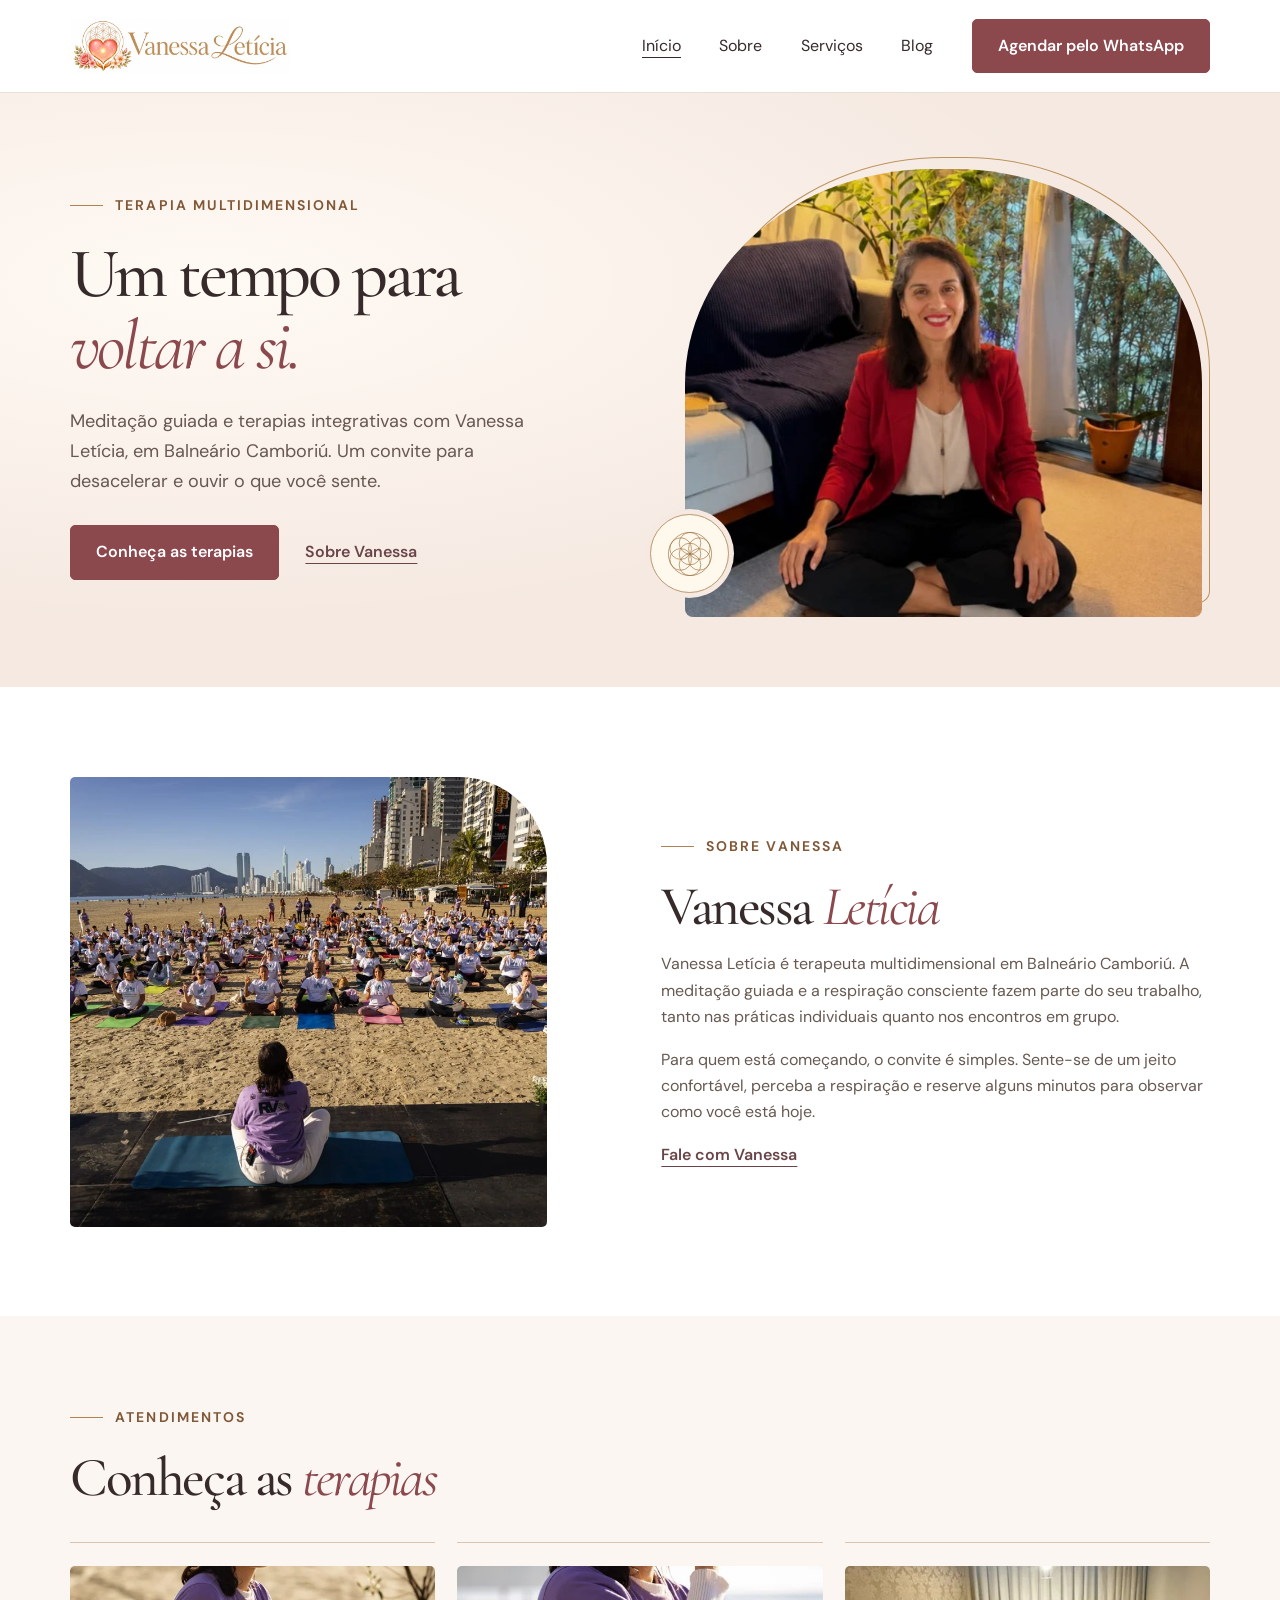
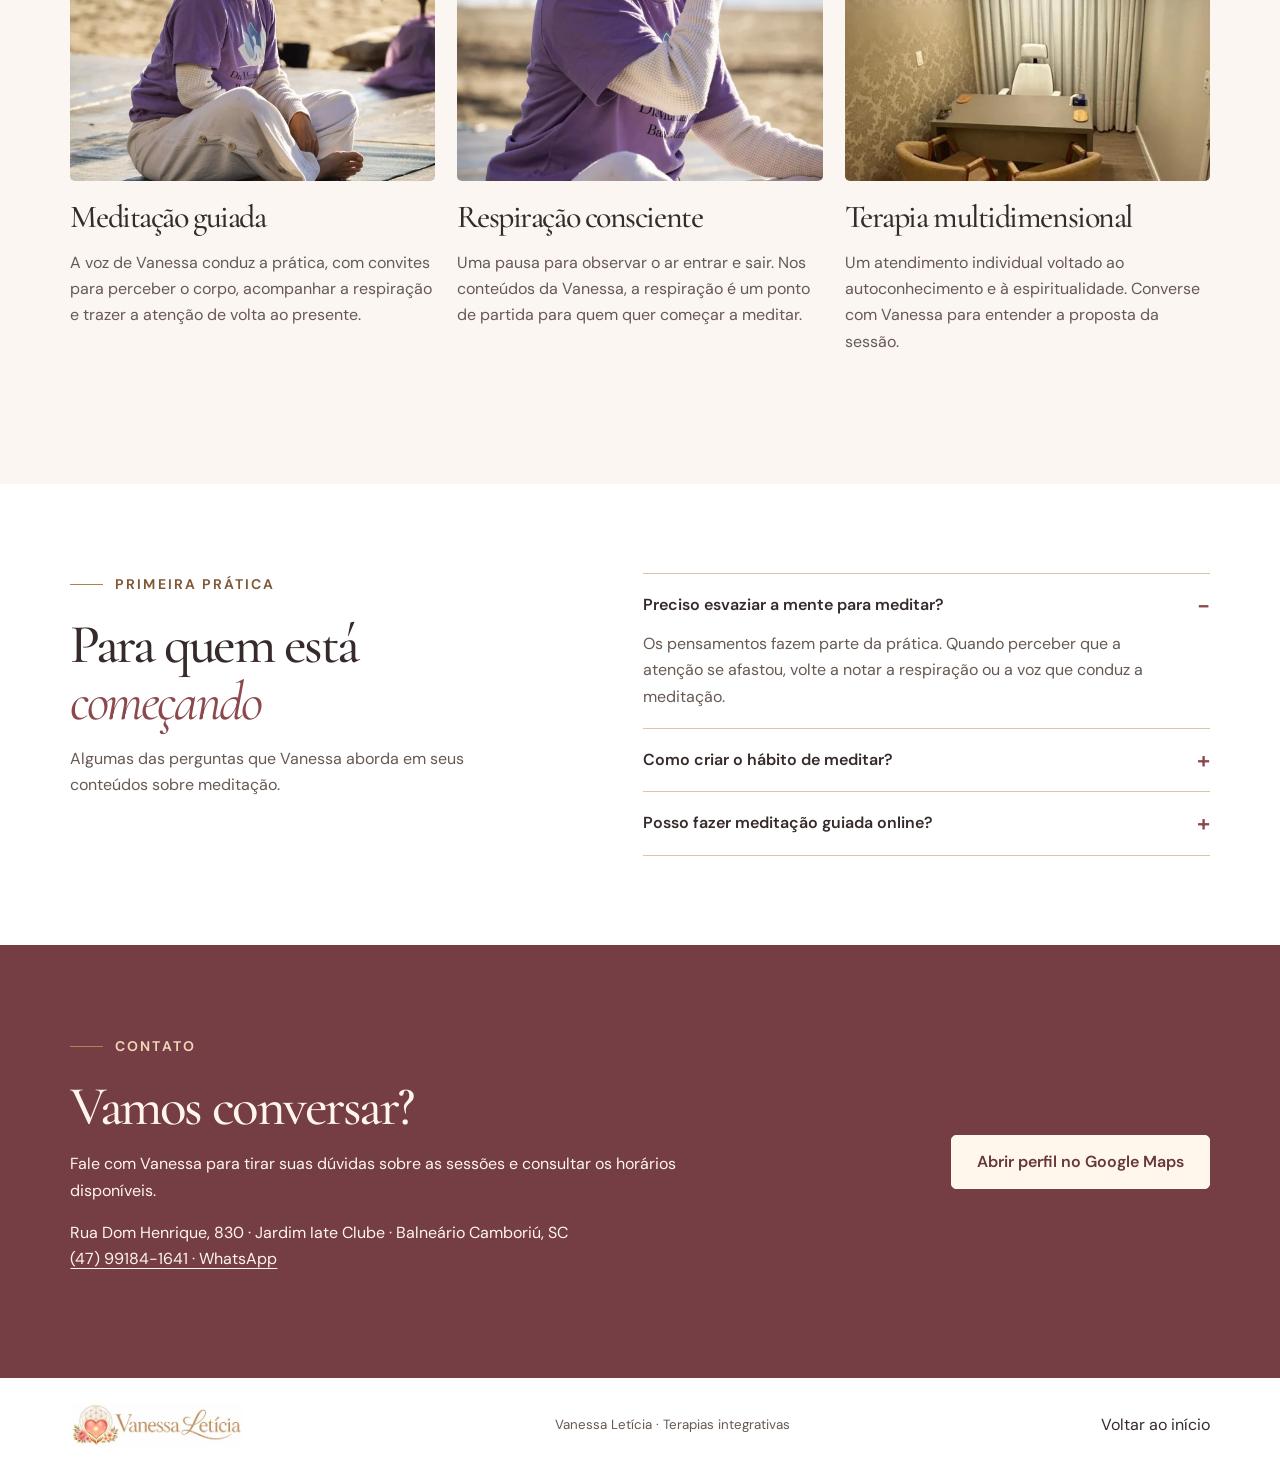
<file: index.html>
<!doctype html>
<html lang="pt-BR"><head>
<script async src="https://www.googletagmanager.com/gtm.js?id=GTM-5HW5SD87"></script>
<script> window.dataLayer = window.dataLayer || []; function gtag(){dataLayer.push(arguments);} gtag('js', new Date()); </script>
<meta charset="utf-8"><meta name="viewport" content="width=device-width,initial-scale=1"><meta name="theme-color" content="#8b494e"><title>Vanessa Letícia | Terapia Multidimensional</title><meta name="description" content="Conheça Vanessa Letícia, seu trabalho com terapias integrativas e os canais de contato para consultar os atendimentos."><link rel="preconnect" href="https://fonts.googleapis.com"><link rel="preconnect" href="https://fonts.gstatic.com" crossorigin><link href="https://fonts.googleapis.com/css2?family=Cormorant+Garamond:ital,wght@0,400;0,500;0,600;1,400;1,500&family=DM+Sans:wght@400;500;600;650&display=swap" rel="stylesheet"><link rel="stylesheet" href="style.css"><link rel="stylesheet" href="paginas.css"></head>
<body><header id="inicio"><div class="wrap"><a class="brand" href="index.html" aria-label="Vanessa Letícia, início"><img src="img/logo.jpg" alt="Vanessa Letícia"></a><button type="button" class="menu" aria-expanded="false" aria-controls="nav">Menu</button><nav class="nav" id="nav" aria-label="Principal"><a href="index.html" aria-current="page">Início</a><a href="sobre.html">Sobre</a><a href="servicos.html">Serviços</a><a href="blog.html">Blog</a><a class="btn" href="https://wa.me/5547991841641">Agendar pelo WhatsApp</a></nav></div></header>
<main><section class="hero" aria-labelledby="titulo"><div class="wrap hero-grid"><div><p class="kicker">Terapia multidimensional</p><h1 id="titulo">Um tempo para<br><em>voltar a si.</em></h1><p class="intro">Meditação guiada e terapias integrativas com Vanessa Letícia, em Balneário Camboriú. Um convite para desacelerar e ouvir o que você sente.</p><div class="actions"><a class="btn" href="servicos.html">Conheça as terapias</a><a class="textlink" href="sobre.html">Sobre Vanessa</a></div></div><figure class="photo"><img src="img/hero.webp" alt="Vanessa Letícia sentada no espaço de atendimento" fetchpriority="high"><span class="seal" aria-hidden="true"><svg viewBox="0 0 100 100" fill="none" stroke="currentColor" stroke-width="1.2"><circle cx="50" cy="50" r="40"/><circle cx="50" cy="50" r="20"/><circle cx="50" cy="30" r="20"/><circle cx="67.32" cy="40" r="20"/><circle cx="67.32" cy="60" r="20"/><circle cx="50" cy="70" r="20"/><circle cx="32.68" cy="60" r="20"/><circle cx="32.68" cy="40" r="20"/></svg></span></figure></div></section>
<section id="sobre" class="wrap chapter about"><figure><img loading="lazy" src="img/praia.webp" alt="Vanessa orientando uma meditação coletiva na praia"></figure><article><p class="kicker">Sobre Vanessa</p><h2>Vanessa <em>Letícia</em></h2><div class="copy"><p>Vanessa Letícia é terapeuta multidimensional em Balneário Camboriú. A meditação guiada e a respiração consciente fazem parte do seu trabalho, tanto nas práticas individuais quanto nos encontros em grupo.</p><p>Para quem está começando, o convite é simples. Sente-se de um jeito confortável, perceba a respiração e reserve alguns minutos para observar como você está hoje.</p></div><a class="textlink" href="#contato">Fale com Vanessa</a></article></section>
<section class="therapy chapter" id="terapias"><div class="wrap"><div class="sectionhead"><p class="kicker">Atendimentos</p><h2>Conheça as <em>terapias</em></h2></div><div class="cards"><article class="card"><img class="cardPhoto" loading="lazy" src="img/sobre.webp" alt="Vanessa em uma prática à beira-mar"><h3>Meditação guiada</h3><p>A voz de Vanessa conduz a prática, com convites para perceber o corpo, acompanhar a respiração e trazer a atenção de volta ao presente.</p></article><article class="card"><img class="cardPhoto" loading="lazy" src="img/respiracao.webp" alt="Prática de respiração na praia"><h3>Respiração consciente</h3><p>Uma pausa para observar o ar entrar e sair. Nos conteúdos da Vanessa, a respiração é um ponto de partida para quem quer começar a meditar.</p></article><article class="card"><img class="cardPhoto" loading="lazy" src="img/espaco.webp" alt="Sala de atendimento com maca e iluminação suave"><h3>Terapia multidimensional</h3><p>Um atendimento individual voltado ao autoconhecimento e à espiritualidade. Converse com Vanessa para entender a proposta da sessão.</p></article></div></div></section>
<section class="chapter guide"><div class="wrap guidegrid"><div><p class="kicker">Primeira prática</p><h2>Para quem está <em>começando</em></h2><p class="copy">Algumas das perguntas que Vanessa aborda em seus conteúdos sobre meditação.</p></div><div class="questions"><details open><summary>Preciso esvaziar a mente para meditar?</summary><p>Os pensamentos fazem parte da prática. Quando perceber que a atenção se afastou, volte a notar a respiração ou a voz que conduz a meditação.</p></details><details><summary>Como criar o hábito de meditar?</summary><p>Escolha um momento que já faça parte da sua rotina, como depois de acordar. Comece com poucos minutos numa posição confortável e encontre uma duração que funcione para você.</p></details><details><summary>Posso fazer meditação guiada online?</summary><p>Vanessa apresenta práticas presenciais e online. Entre em contato para conversar sobre o formato e consultar a disponibilidade.</p></details></div></div></section>
<section class="contact chapter" id="contato"><div class="wrap"><div><p class="kicker">Contato</p><h2>Vamos conversar?</h2><p>Fale com Vanessa para tirar suas dúvidas sobre as sessões e consultar os horários disponíveis.</p><p>Rua Dom Henrique, 830 · Jardim Iate Clube · Balneário Camboriú, SC<br><a href="https://wa.me/5547991841641">(47) 99184-1641 · WhatsApp</a></p></div><div><a class="btn" href="https://maps.app.goo.gl/eYk8zkdPehcrUNMj8" target="_blank" rel="noopener">Abrir perfil no Google Maps</a></div></div></section></main>
<footer><div class="wrap"><a href="#inicio" aria-label="Voltar ao início"><img src="img/logo.jpg" alt="Vanessa Letícia" loading="lazy"></a><small>Vanessa Letícia · Terapias integrativas</small><a href="#inicio">Voltar ao início</a></div></footer>
<script>const menu=document.querySelector('.menu'),nav=document.querySelector('.nav');function toggle(open){menu.setAttribute('aria-expanded',String(open));nav.classList.toggle('open',open)}menu.addEventListener('click',()=>toggle(menu.getAttribute('aria-expanded')==='false'));nav.addEventListener('click',()=>toggle(false));document.addEventListener('keydown',event=>{if(event.key==='Escape'&&menu.getAttribute('aria-expanded')==='true'){toggle(false);menu.focus()}});</script></body></html>
</file>
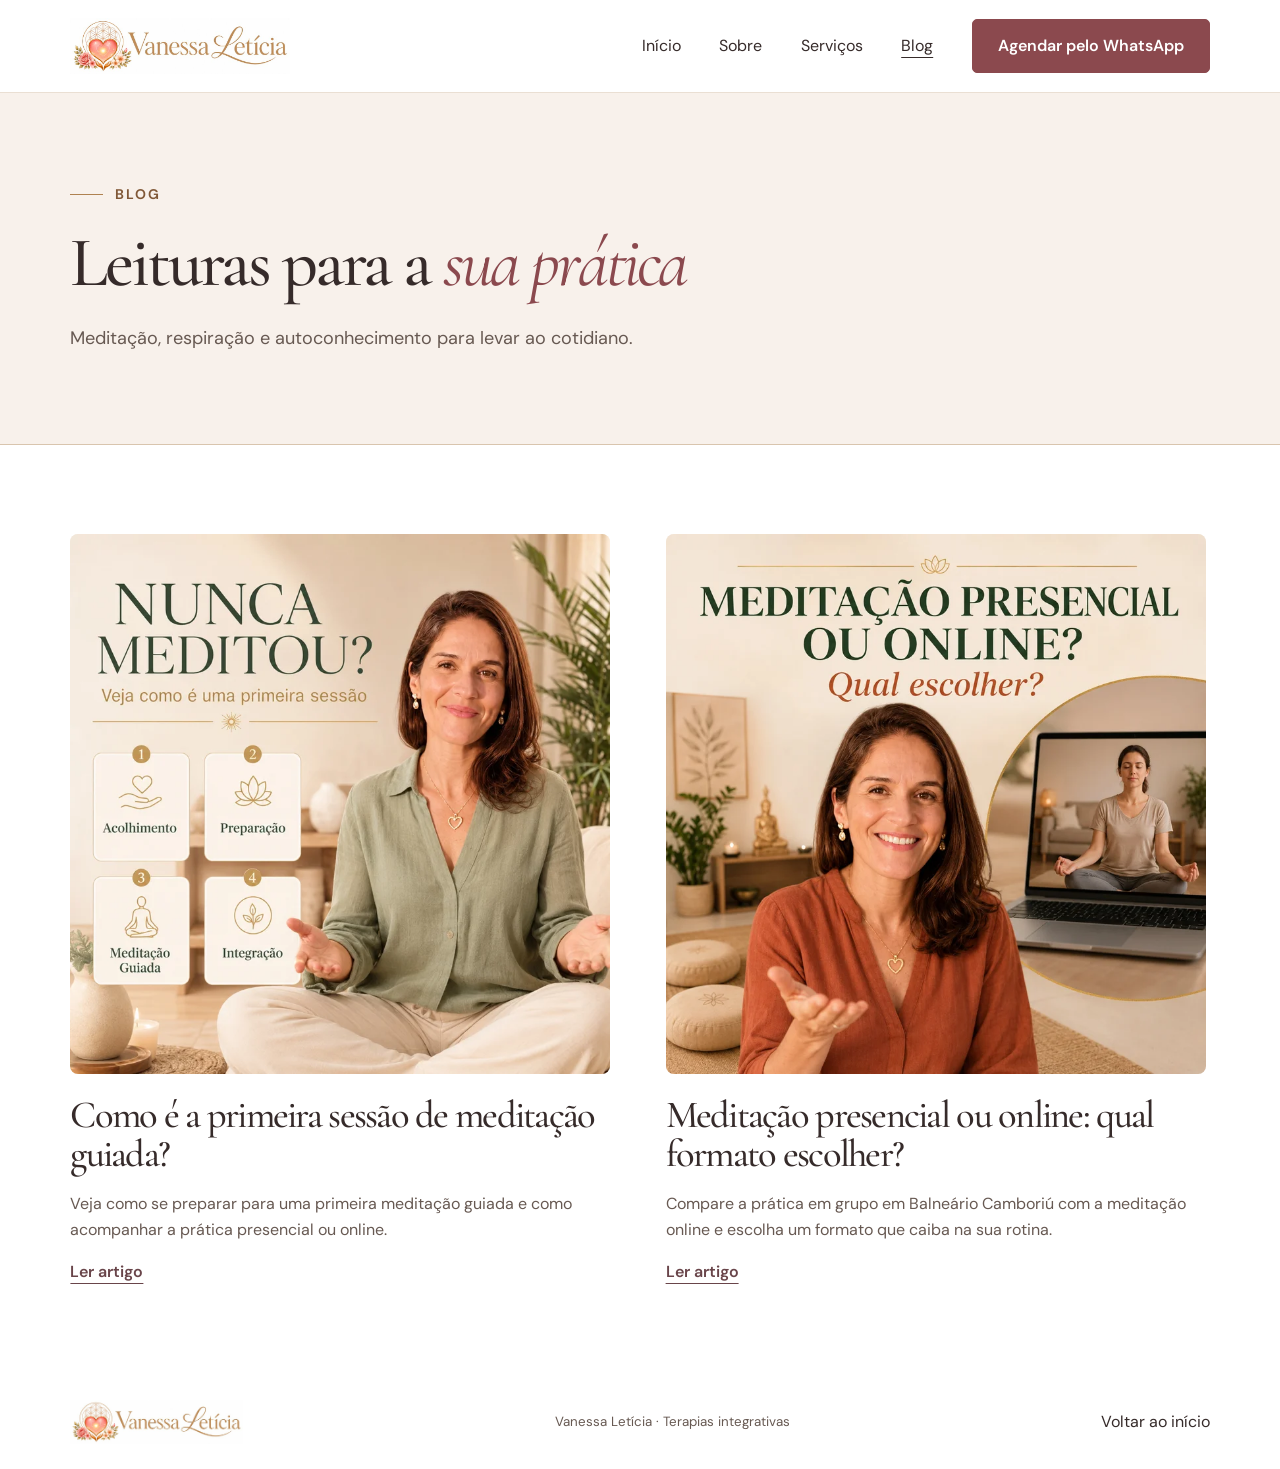
<file: blog.html>
<!doctype html>
<html lang="pt-BR"><head>
<script async src="https://www.googletagmanager.com/gtm.js?id=GTM-5HW5SD87"></script>
<script> window.dataLayer = window.dataLayer || []; function gtag(){dataLayer.push(arguments);} gtag('js', new Date()); </script>
<meta charset="utf-8"><meta name="viewport" content="width=device-width,initial-scale=1"><meta name="theme-color" content="#8b494e"><title>Blog de meditação guiada e autoconhecimento | Vanessa Letícia</title><meta name="description" content="Artigos sobre meditação para iniciantes, respiração consciente e práticas presenciais e online com Vanessa Letícia."><link rel="preconnect" href="https://fonts.googleapis.com"><link rel="preconnect" href="https://fonts.gstatic.com" crossorigin><link href="https://fonts.googleapis.com/css2?family=Cormorant+Garamond:ital,wght@0,400;0,500;0,600;1,400;1,500&family=DM+Sans:wght@400;500;600;650&display=swap" rel="stylesheet"><link rel="stylesheet" href="style.css"><link rel="stylesheet" href="paginas.css"></head>
<body><header id="inicio"><div class="wrap"><a class="brand" href="index.html" aria-label="Vanessa Letícia, início"><img src="img/logo.jpg" alt="Vanessa Letícia"></a><button type="button" class="menu" aria-expanded="false" aria-controls="nav">Menu</button><nav class="nav" id="nav" aria-label="Principal"><a href="index.html">Início</a><a href="sobre.html">Sobre</a><a href="servicos.html">Serviços</a><a href="blog.html" aria-current="page">Blog</a><a class="btn" href="https://wa.me/5547991841641">Agendar pelo WhatsApp</a></nav></div></header><main><section class="pagelead"><div class="wrap"><p class="kicker">Blog</p><h1>Leituras para a <em>sua prática</em></h1><p class="intro">Meditação, respiração e autoconhecimento para levar ao cotidiano.</p></div></section><section class="wrap chapter pubgrid" id="artigos"><article class="pubcard"><img loading="lazy" src="img/primeira.webp" alt="Como é a primeira sessão de meditação guiada?"><div><h2>Como é a primeira sessão de meditação guiada?</h2><p>Veja como se preparar para uma primeira meditação guiada e como acompanhar a prática presencial ou online.</p><a class="textlink" href="primeira-meditacao-guiada.html">Ler artigo</a></div></article><article class="pubcard"><img loading="lazy" src="img/formatos.webp" alt="Meditação presencial ou online: qual formato escolher?"><div><h2>Meditação presencial ou online: qual formato escolher?</h2><p>Compare a prática em grupo em Balneário Camboriú com a meditação online e escolha um formato que caiba na sua rotina.</p><a class="textlink" href="meditacao-presencial-ou-online.html">Ler artigo</a></div></article></section></main><footer><div class="wrap"><a href="index.html" aria-label="Voltar ao início"><img src="img/logo.jpg" alt="Vanessa Letícia" loading="lazy"></a><small>Vanessa Letícia · Terapias integrativas</small><a href="#inicio">Voltar ao início</a></div></footer><script>const menu=document.querySelector('.menu'),nav=document.querySelector('.nav');function toggle(open){menu.setAttribute('aria-expanded',String(open));nav.classList.toggle('open',open)}menu.addEventListener('click',()=>toggle(menu.getAttribute('aria-expanded')==='false'));nav.addEventListener('click',()=>toggle(false));document.addEventListener('keydown',event=>{if(event.key==='Escape'&&menu.getAttribute('aria-expanded')==='true'){toggle(false);menu.focus()}});</script></body></html>
</file>
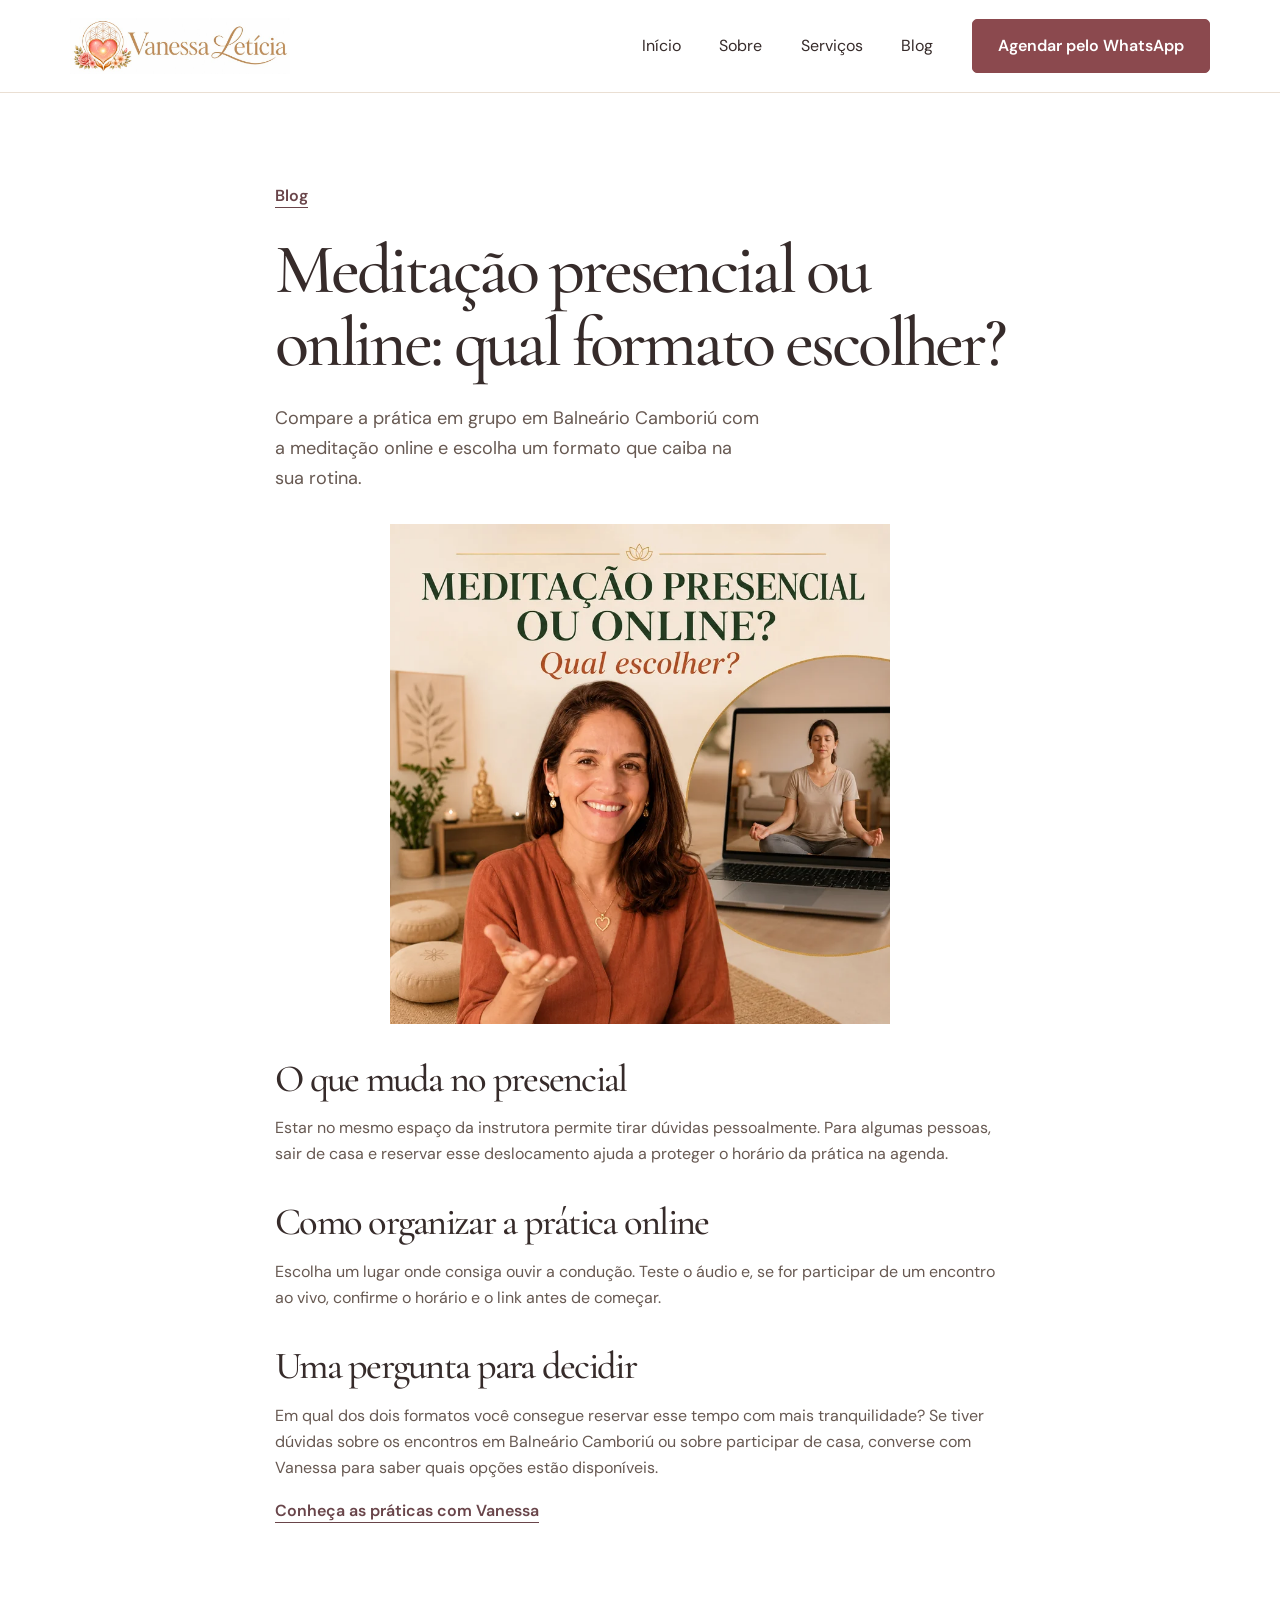
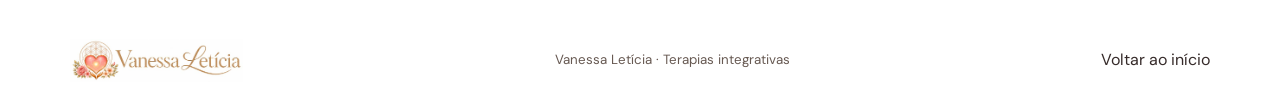
<file: meditacao-presencial-ou-online.html>
<!doctype html>
<html lang="pt-BR"><head>
<script async src="https://www.googletagmanager.com/gtm.js?id=GTM-5HW5SD87"></script>
<script> window.dataLayer = window.dataLayer || []; function gtag(){dataLayer.push(arguments);} gtag('js', new Date()); </script>
<meta charset="utf-8"><meta name="viewport" content="width=device-width,initial-scale=1"><meta name="theme-color" content="#8b494e"><title>Meditação presencial ou online: qual formato escolher? | Vanessa Letícia</title><meta name="description" content="Compare a prática em grupo em Balneário Camboriú com a meditação online e escolha um formato que caiba na sua rotina."><link rel="preconnect" href="https://fonts.googleapis.com"><link rel="preconnect" href="https://fonts.gstatic.com" crossorigin><link href="https://fonts.googleapis.com/css2?family=Cormorant+Garamond:ital,wght@0,400;0,500;0,600;1,400;1,500&family=DM+Sans:wght@400;500;600;650&display=swap" rel="stylesheet"><link rel="stylesheet" href="style.css"><link rel="stylesheet" href="paginas.css"></head>
<body><header id="inicio"><div class="wrap"><a class="brand" href="index.html" aria-label="Vanessa Letícia, início"><img src="img/logo.jpg" alt="Vanessa Letícia"></a><button type="button" class="menu" aria-expanded="false" aria-controls="nav">Menu</button><nav class="nav" id="nav" aria-label="Principal"><a href="index.html">Início</a><a href="sobre.html">Sobre</a><a href="servicos.html">Serviços</a><a href="blog.html">Blog</a><a class="btn" href="https://wa.me/5547991841641">Agendar pelo WhatsApp</a></nav></div></header><main><article class="wrap chapter prose"><a class="textlink" href="blog.html">Blog</a><h1>Meditação presencial ou online: qual formato escolher?</h1><p class="intro">Compare a prática em grupo em Balneário Camboriú com a meditação online e escolha um formato que caiba na sua rotina.</p><img loading="lazy" src="img/formatos.webp" alt="Meditação presencial ou online: qual formato escolher?"><h2>O que muda no presencial</h2><p>Estar no mesmo espaço da instrutora permite tirar dúvidas pessoalmente. Para algumas pessoas, sair de casa e reservar esse deslocamento ajuda a proteger o horário da prática na agenda.</p><h2>Como organizar a prática online</h2><p>Escolha um lugar onde consiga ouvir a condução. Teste o áudio e, se for participar de um encontro ao vivo, confirme o horário e o link antes de começar.</p><h2>Uma pergunta para decidir</h2><p>Em qual dos dois formatos você consegue reservar esse tempo com mais tranquilidade? Se tiver dúvidas sobre os encontros em Balneário Camboriú ou sobre participar de casa, converse com Vanessa para saber quais opções estão disponíveis.</p><a class="textlink" href="servicos.html">Conheça as práticas com Vanessa</a></article></main><footer><div class="wrap"><a href="index.html" aria-label="Voltar ao início"><img src="img/logo.jpg" alt="Vanessa Letícia" loading="lazy"></a><small>Vanessa Letícia · Terapias integrativas</small><a href="#inicio">Voltar ao início</a></div></footer><script>const menu=document.querySelector('.menu'),nav=document.querySelector('.nav');function toggle(open){menu.setAttribute('aria-expanded',String(open));nav.classList.toggle('open',open)}menu.addEventListener('click',()=>toggle(menu.getAttribute('aria-expanded')==='false'));nav.addEventListener('click',()=>toggle(false));document.addEventListener('keydown',event=>{if(event.key==='Escape'&&menu.getAttribute('aria-expanded')==='true'){toggle(false);menu.focus()}});</script></body></html>
</file>
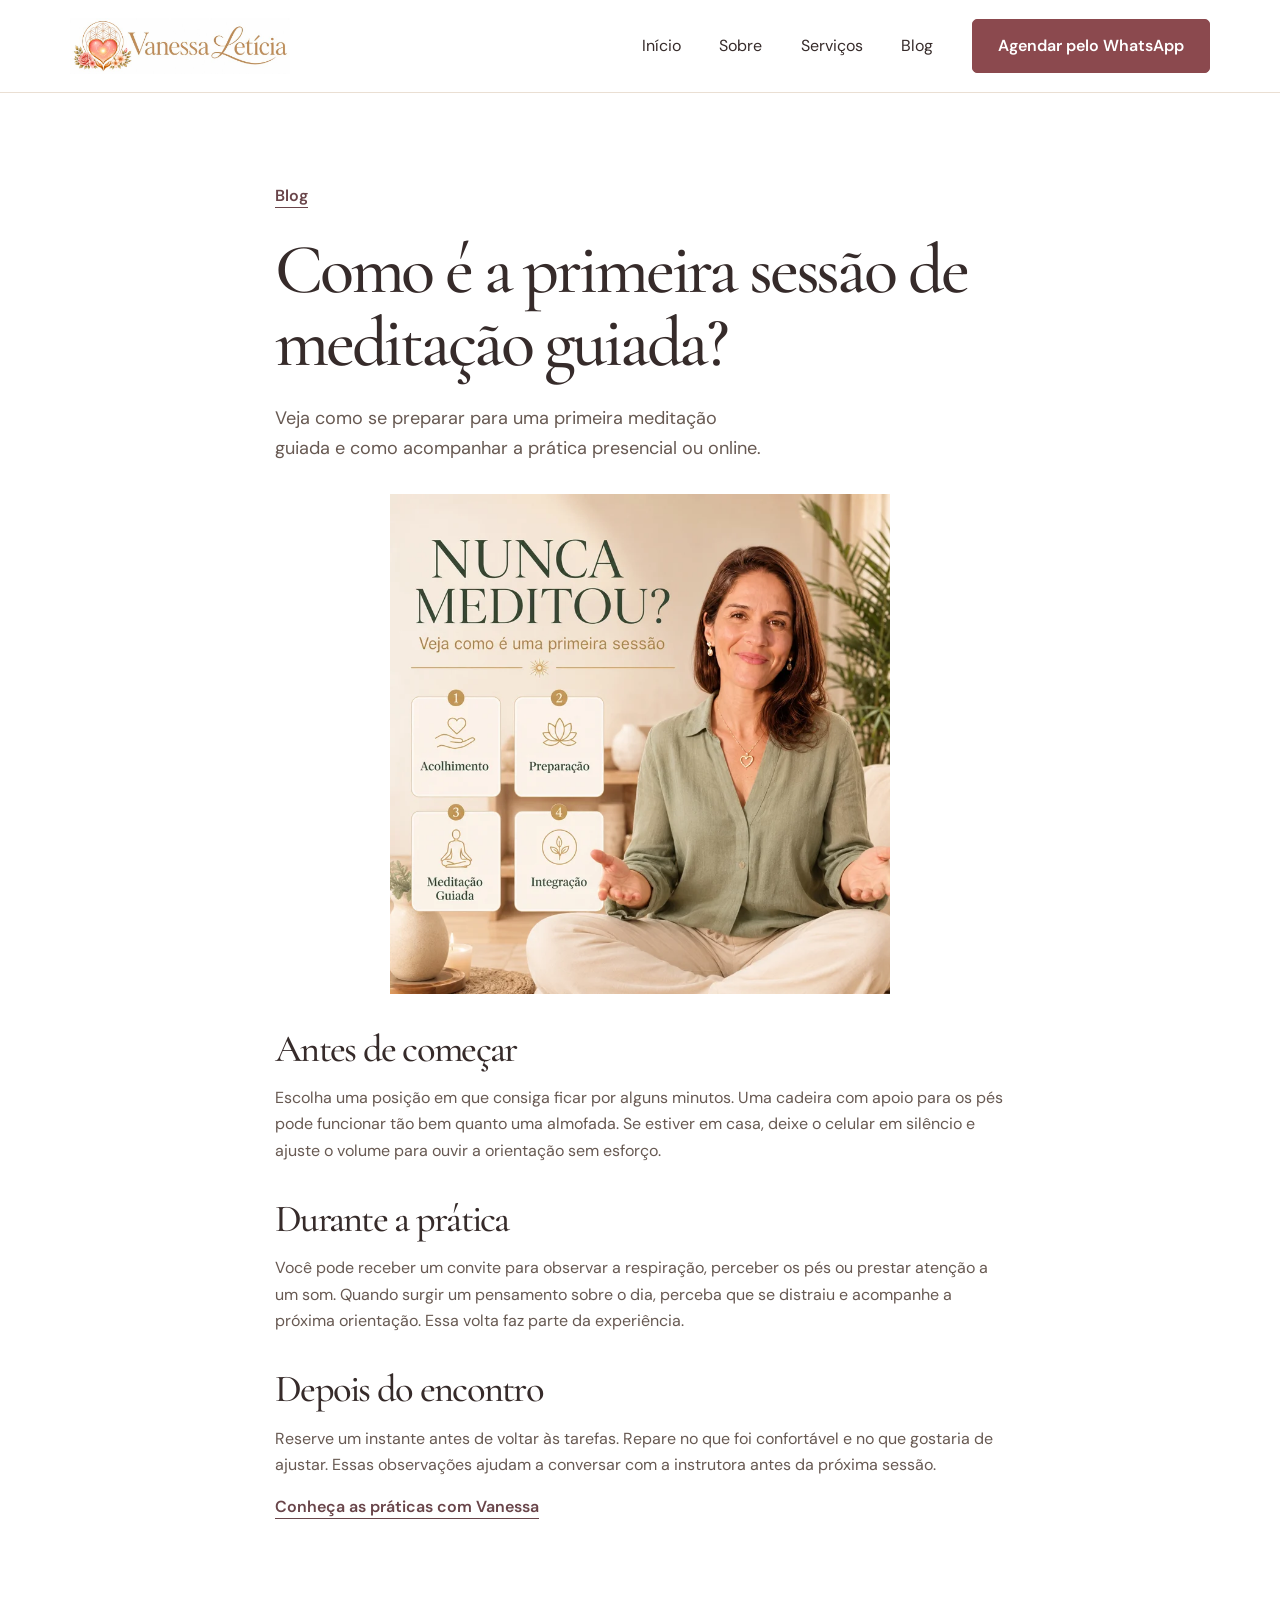
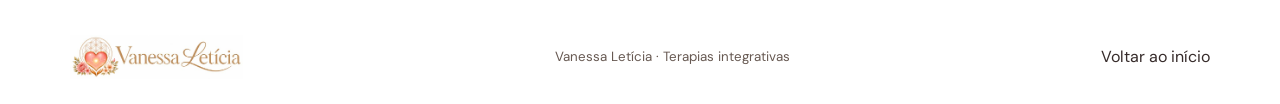
<file: primeira-meditacao-guiada.html>
<!doctype html>
<html lang="pt-BR"><head>
<script async src="https://www.googletagmanager.com/gtm.js?id=GTM-5HW5SD87"></script>
<script> window.dataLayer = window.dataLayer || []; function gtag(){dataLayer.push(arguments);} gtag('js', new Date()); </script>
<meta charset="utf-8"><meta name="viewport" content="width=device-width,initial-scale=1"><meta name="theme-color" content="#8b494e"><title>Como é a primeira sessão de meditação guiada? | Vanessa Letícia</title><meta name="description" content="Veja como se preparar para uma primeira meditação guiada e como acompanhar a prática presencial ou online."><link rel="preconnect" href="https://fonts.googleapis.com"><link rel="preconnect" href="https://fonts.gstatic.com" crossorigin><link href="https://fonts.googleapis.com/css2?family=Cormorant+Garamond:ital,wght@0,400;0,500;0,600;1,400;1,500&family=DM+Sans:wght@400;500;600;650&display=swap" rel="stylesheet"><link rel="stylesheet" href="style.css"><link rel="stylesheet" href="paginas.css"></head>
<body><header id="inicio"><div class="wrap"><a class="brand" href="index.html" aria-label="Vanessa Letícia, início"><img src="img/logo.jpg" alt="Vanessa Letícia"></a><button type="button" class="menu" aria-expanded="false" aria-controls="nav">Menu</button><nav class="nav" id="nav" aria-label="Principal"><a href="index.html">Início</a><a href="sobre.html">Sobre</a><a href="servicos.html">Serviços</a><a href="blog.html">Blog</a><a class="btn" href="https://wa.me/5547991841641">Agendar pelo WhatsApp</a></nav></div></header><main><article class="wrap chapter prose"><a class="textlink" href="blog.html">Blog</a><h1>Como é a primeira sessão de meditação guiada?</h1><p class="intro">Veja como se preparar para uma primeira meditação guiada e como acompanhar a prática presencial ou online.</p><img loading="lazy" src="img/primeira.webp" alt="Como é a primeira sessão de meditação guiada?"><h2>Antes de começar</h2><p>Escolha uma posição em que consiga ficar por alguns minutos. Uma cadeira com apoio para os pés pode funcionar tão bem quanto uma almofada. Se estiver em casa, deixe o celular em silêncio e ajuste o volume para ouvir a orientação sem esforço.</p><h2>Durante a prática</h2><p>Você pode receber um convite para observar a respiração, perceber os pés ou prestar atenção a um som. Quando surgir um pensamento sobre o dia, perceba que se distraiu e acompanhe a próxima orientação. Essa volta faz parte da experiência.</p><h2>Depois do encontro</h2><p>Reserve um instante antes de voltar às tarefas. Repare no que foi confortável e no que gostaria de ajustar. Essas observações ajudam a conversar com a instrutora antes da próxima sessão.</p><a class="textlink" href="servicos.html">Conheça as práticas com Vanessa</a></article></main><footer><div class="wrap"><a href="index.html" aria-label="Voltar ao início"><img src="img/logo.jpg" alt="Vanessa Letícia" loading="lazy"></a><small>Vanessa Letícia · Terapias integrativas</small><a href="#inicio">Voltar ao início</a></div></footer><script>const menu=document.querySelector('.menu'),nav=document.querySelector('.nav');function toggle(open){menu.setAttribute('aria-expanded',String(open));nav.classList.toggle('open',open)}menu.addEventListener('click',()=>toggle(menu.getAttribute('aria-expanded')==='false'));nav.addEventListener('click',()=>toggle(false));document.addEventListener('keydown',event=>{if(event.key==='Escape'&&menu.getAttribute('aria-expanded')==='true'){toggle(false);menu.focus()}});</script></body></html>
</file>
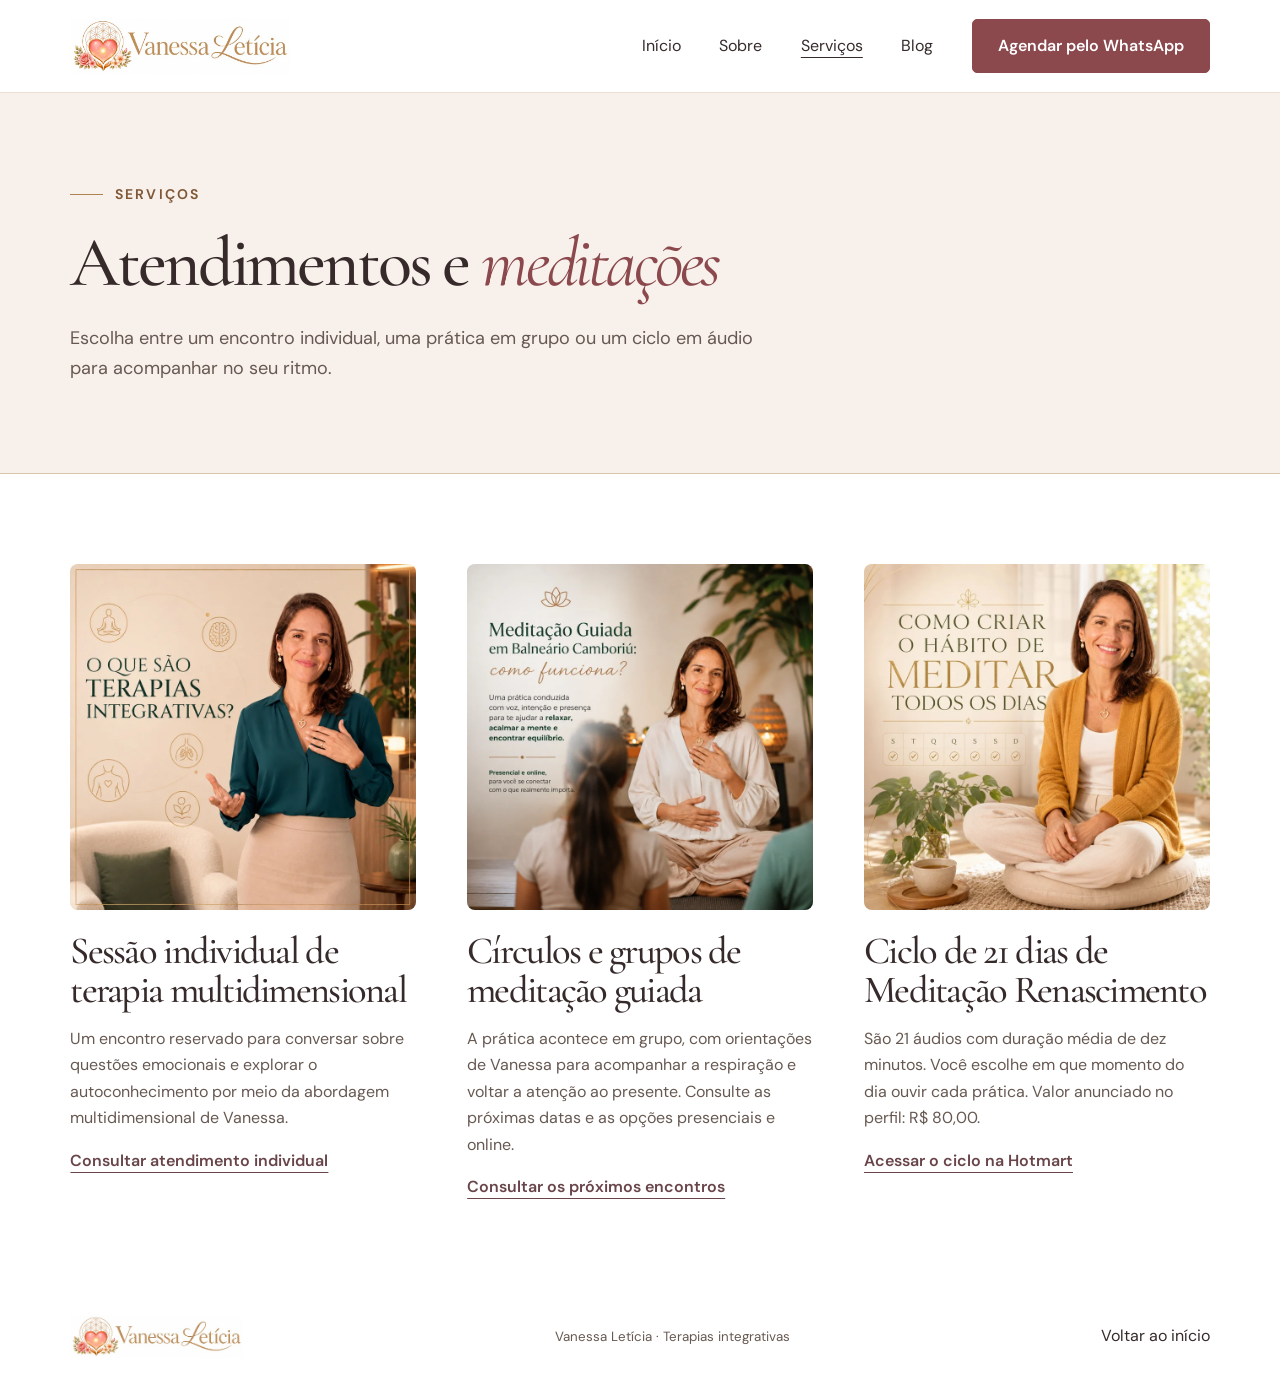
<file: servicos.html>
<!doctype html>
<html lang="pt-BR"><head>
<script async src="https://www.googletagmanager.com/gtm.js?id=GTM-5HW5SD87"></script>
<script> window.dataLayer = window.dataLayer || []; function gtag(){dataLayer.push(arguments);} gtag('js', new Date()); </script>
<meta charset="utf-8"><meta name="viewport" content="width=device-width,initial-scale=1"><meta name="theme-color" content="#8b494e"><title>Serviços de meditação e terapias em Balneário Camboriú | Vanessa Letícia</title><meta name="description" content="Conheça as sessões individuais, os círculos de meditação e o Ciclo de 21 dias de Meditação Renascimento com Vanessa Letícia."><link rel="preconnect" href="https://fonts.googleapis.com"><link rel="preconnect" href="https://fonts.gstatic.com" crossorigin><link href="https://fonts.googleapis.com/css2?family=Cormorant+Garamond:ital,wght@0,400;0,500;0,600;1,400;1,500&family=DM+Sans:wght@400;500;600;650&display=swap" rel="stylesheet"><link rel="stylesheet" href="style.css"><link rel="stylesheet" href="paginas.css"></head>
<body><header id="inicio"><div class="wrap"><a class="brand" href="index.html" aria-label="Vanessa Letícia, início"><img src="img/logo.jpg" alt="Vanessa Letícia"></a><button type="button" class="menu" aria-expanded="false" aria-controls="nav">Menu</button><nav class="nav" id="nav" aria-label="Principal"><a href="index.html">Início</a><a href="sobre.html">Sobre</a><a href="servicos.html" aria-current="page">Serviços</a><a href="blog.html">Blog</a><a class="btn" href="https://wa.me/5547991841641">Agendar pelo WhatsApp</a></nav></div></header><main><section class="pagelead"><div class="wrap"><p class="kicker">Serviços</p><h1>Atendimentos e <em>meditações</em></h1><p class="intro">Escolha entre um encontro individual, uma prática em grupo ou um ciclo em áudio para acompanhar no seu ritmo.</p></div></section><section class="wrap chapter pubgrid"><article class="pubcard"><img loading="lazy" src="img/individual.webp" alt="Arte sobre terapias integrativas"><div><h2>Sessão individual de terapia multidimensional</h2><p>Um encontro reservado para conversar sobre questões emocionais e explorar o autoconhecimento por meio da abordagem multidimensional de Vanessa.</p><a class="textlink" href="https://wa.me/5547991841641">Consultar atendimento individual</a></div></article><article class="pubcard"><img loading="lazy" src="img/circulos.webp" alt="Arte de Vanessa conduzindo uma prática em grupo"><div><h2>Círculos e grupos de meditação guiada</h2><p>A prática acontece em grupo, com orientações de Vanessa para acompanhar a respiração e voltar a atenção ao presente. Consulte as próximas datas e as opções presenciais e online.</p><a class="textlink" href="https://wa.me/5547991841641">Consultar os próximos encontros</a></div></article><article class="pubcard"><img loading="lazy" src="img/renascimento.webp" alt="Arte sobre a prática diária de meditação"><div><h2>Ciclo de 21 dias de Meditação Renascimento</h2><p>São 21 áudios com duração média de dez minutos. Você escolhe em que momento do dia ouvir cada prática. Valor anunciado no perfil: R$ 80,00.</p><a class="textlink" href="https://go.hotmart.com/O93991451F">Acessar o ciclo na Hotmart</a></div></article></section></main><footer><div class="wrap"><a href="index.html" aria-label="Voltar ao início"><img src="img/logo.jpg" alt="Vanessa Letícia" loading="lazy"></a><small>Vanessa Letícia · Terapias integrativas</small><a href="#inicio">Voltar ao início</a></div></footer><script>const menu=document.querySelector('.menu'),nav=document.querySelector('.nav');function toggle(open){menu.setAttribute('aria-expanded',String(open));nav.classList.toggle('open',open)}menu.addEventListener('click',()=>toggle(menu.getAttribute('aria-expanded')==='false'));nav.addEventListener('click',()=>toggle(false));document.addEventListener('keydown',event=>{if(event.key==='Escape'&&menu.getAttribute('aria-expanded')==='true'){toggle(false);menu.focus()}});</script></body></html>
</file>
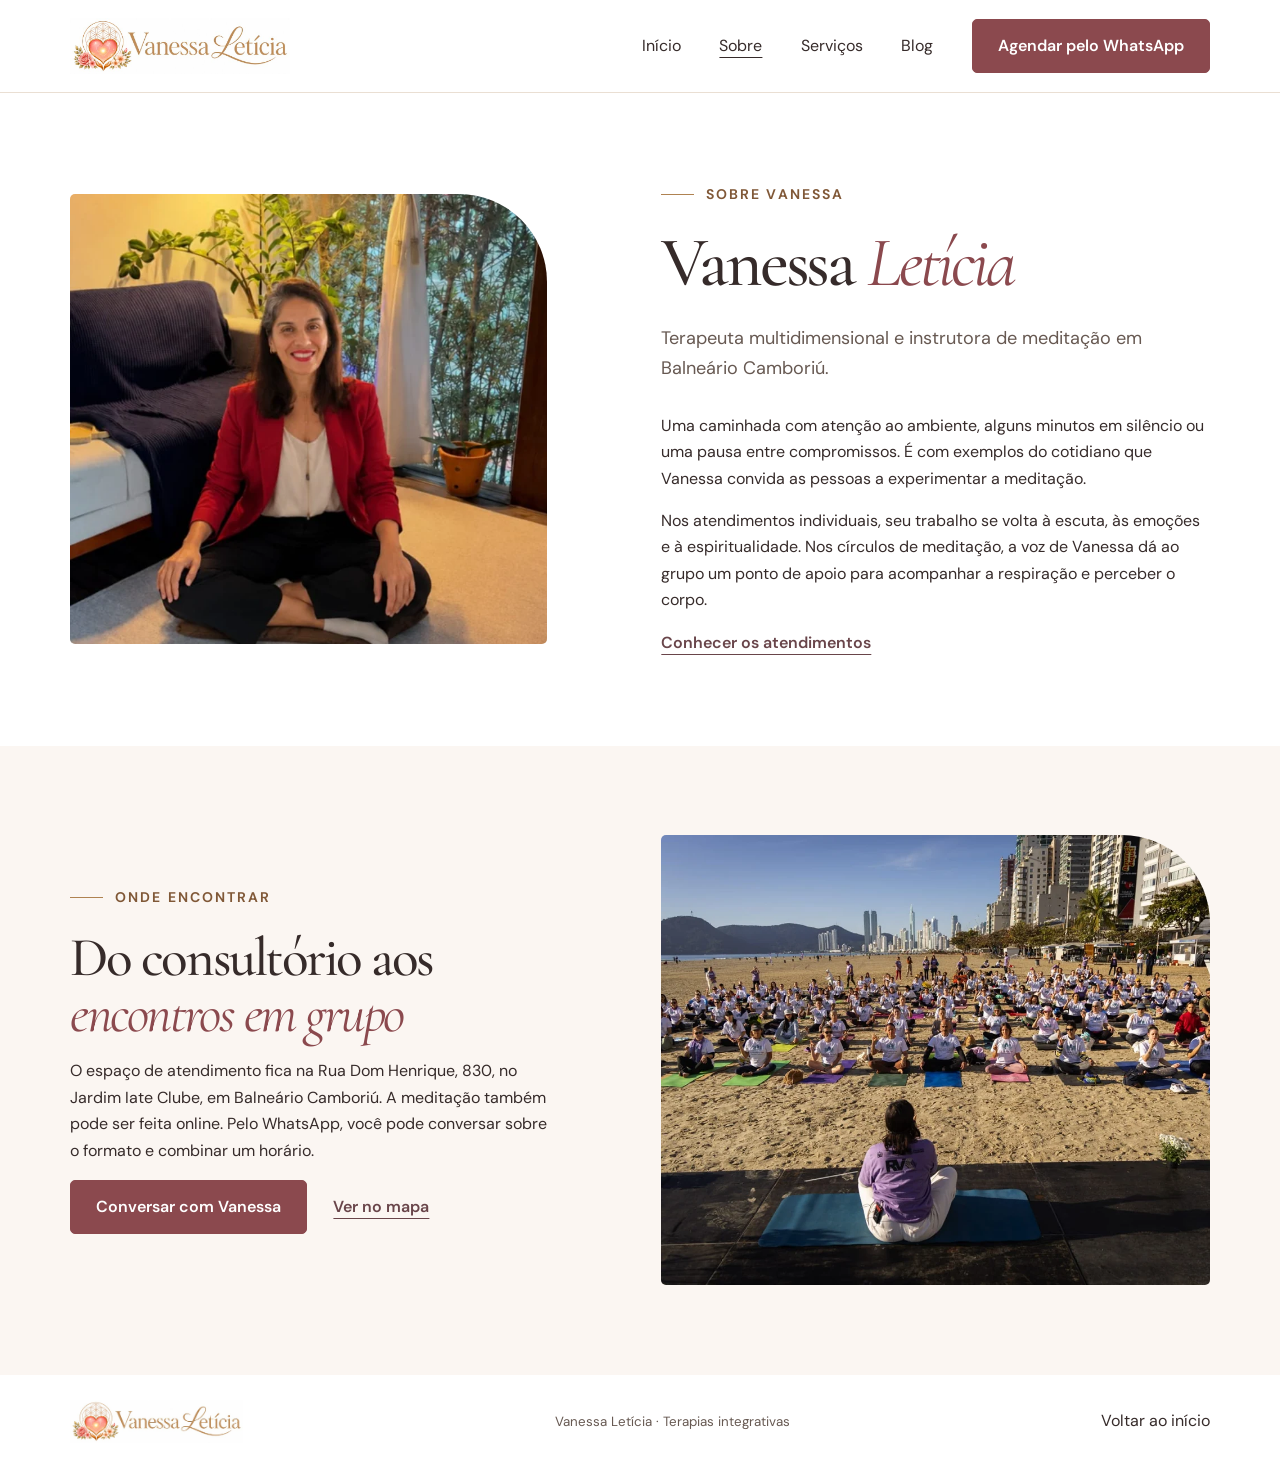
<file: sobre.html>
<!doctype html>
<html lang="pt-BR"><head>
<script async src="https://www.googletagmanager.com/gtm.js?id=GTM-5HW5SD87"></script>
<script> window.dataLayer = window.dataLayer || []; function gtag(){dataLayer.push(arguments);} gtag('js', new Date()); </script>
<meta charset="utf-8"><meta name="viewport" content="width=device-width,initial-scale=1"><meta name="theme-color" content="#8b494e"><title>Sobre Vanessa Letícia, terapeuta em Balneário Camboriú | Vanessa Letícia</title><meta name="description" content="Conheça a atuação de Vanessa Letícia com terapia multidimensional, meditação guiada e encontros em grupo em Balneário Camboriú e online."><link rel="preconnect" href="https://fonts.googleapis.com"><link rel="preconnect" href="https://fonts.gstatic.com" crossorigin><link href="https://fonts.googleapis.com/css2?family=Cormorant+Garamond:ital,wght@0,400;0,500;0,600;1,400;1,500&family=DM+Sans:wght@400;500;600;650&display=swap" rel="stylesheet"><link rel="stylesheet" href="style.css"><link rel="stylesheet" href="paginas.css"></head>
<body><header id="inicio"><div class="wrap"><a class="brand" href="index.html" aria-label="Vanessa Letícia, início"><img src="img/logo.jpg" alt="Vanessa Letícia"></a><button type="button" class="menu" aria-expanded="false" aria-controls="nav">Menu</button><nav class="nav" id="nav" aria-label="Principal"><a href="index.html">Início</a><a href="sobre.html" aria-current="page">Sobre</a><a href="servicos.html">Serviços</a><a href="blog.html">Blog</a><a class="btn" href="https://wa.me/5547991841641">Agendar pelo WhatsApp</a></nav></div></header><main><section class="wrap chapter about"><figure><img loading="lazy" src="img/hero.webp" alt="Vanessa sentada em seu espaço de atendimento"></figure><article><p class="kicker">Sobre Vanessa</p><h1>Vanessa <em>Letícia</em></h1><p class="intro">Terapeuta multidimensional e instrutora de meditação em Balneário Camboriú.</p><p>Uma caminhada com atenção ao ambiente, alguns minutos em silêncio ou uma pausa entre compromissos. É com exemplos do cotidiano que Vanessa convida as pessoas a experimentar a meditação.</p><p>Nos atendimentos individuais, seu trabalho se volta à escuta, às emoções e à espiritualidade. Nos círculos de meditação, a voz de Vanessa dá ao grupo um ponto de apoio para acompanhar a respiração e perceber o corpo.</p><a class="textlink" href="servicos.html">Conhecer os atendimentos</a></article></section><section class="therapy chapter"><div class="wrap about"><article><p class="kicker">Onde encontrar</p><h2>Do consultório aos <em>encontros em grupo</em></h2><p>O espaço de atendimento fica na Rua Dom Henrique, 830, no Jardim Iate Clube, em Balneário Camboriú. A meditação também pode ser feita online. Pelo WhatsApp, você pode conversar sobre o formato e combinar um horário.</p><div class="actions"><a class="btn" href="https://wa.me/5547991841641">Conversar com Vanessa</a><a class="textlink" href="https://maps.app.goo.gl/eYk8zkdPehcrUNMj8">Ver no mapa</a></div></article><figure><img loading="lazy" src="img/praia.webp" alt="Encontro coletivo de meditação conduzido por Vanessa na praia"></figure></div></section></main><footer><div class="wrap"><a href="index.html" aria-label="Voltar ao início"><img src="img/logo.jpg" alt="Vanessa Letícia" loading="lazy"></a><small>Vanessa Letícia · Terapias integrativas</small><a href="#inicio">Voltar ao início</a></div></footer><script>const menu=document.querySelector('.menu'),nav=document.querySelector('.nav');function toggle(open){menu.setAttribute('aria-expanded',String(open));nav.classList.toggle('open',open)}menu.addEventListener('click',()=>toggle(menu.getAttribute('aria-expanded')==='false'));nav.addEventListener('click',()=>toggle(false));document.addEventListener('keydown',event=>{if(event.key==='Escape'&&menu.getAttribute('aria-expanded')==='true'){toggle(false);menu.focus()}});</script></body></html>
</file>
<file: style.css>
:root{--ink:#362b2a;--muted:#675952;--rose:#8b494e;--pale:#f8f1eb;--gold:#aa7b49;--line:#d9c5ae;--serif:"Cormorant Garamond",Georgia,serif;--sans:"DM Sans",Arial,sans-serif}*{box-sizing:border-box}html{scroll-behavior:smooth;scroll-padding-top:28px}body{margin:0;color:var(--ink);font-family:var(--sans);font-size:1rem;line-height:1.65}a{color:inherit}img{display:block;max-width:100%}button{font:inherit}a:focus-visible,button:focus-visible,summary:focus-visible{outline:3px solid #ad6737;outline-offset:5px}.wrap{max-width:1310px;width:89%;margin:auto}header{background:#fff;border-bottom:1px solid #eadfd3}header .wrap{min-height:92px;display:flex;align-items:center;justify-content:space-between;gap:24px}.brand img{width:220px}.nav{display:flex;align-items:center;gap:clamp(20px,3vw,49px)}.nav a,footer a{text-decoration:none}.nav a:hover,footer a:hover{text-decoration:underline;text-underline-offset:6px}.btn{display:inline-flex;align-items:center;justify-content:center;padding:13px 25px;background:var(--rose);border:1px solid var(--rose);color:white;border-radius:5px;text-decoration:none;font-weight:600;transition:background .2s}.btn:hover{background:#71383d}.menu{display:none}.hero{background:radial-gradient(ellipse at 16% 32%,#fffaf4 0,transparent 60%),#f5e9e1;overflow:hidden;position:relative}.hero-grid{display:grid;grid-template-columns:1.02fr 1fr;gap:7%;align-items:center;padding-block:64px 70px}.kicker{display:flex;align-items:center;gap:12px;color:#805837;font-weight:650;letter-spacing:.145em;text-transform:uppercase;font-size:.875rem;margin:0 0 21px}.kicker:before{content:"";background:#af8251;width:33px;height:1px}.hero h1,h2,h3{font-family:var(--serif);font-weight:500;line-height:1.02;margin:0;letter-spacing:-.045em}.hero h1{font-size:clamp(3.55rem,5.5vw,5.6rem)}em{font-weight:400;color:var(--rose)}.intro{max-width:490px;margin:25px 0 29px;font-size:1.13rem;color:var(--muted)}.actions{display:flex;align-items:center;gap:26px;flex-wrap:wrap}.textlink{font-weight:600;text-decoration-thickness:1px;text-underline-offset:6px;color:#69454a}.photo{margin:0;position:relative;isolation:isolate;padding:12px 8px 0 0}.photo:before{content:"";position:absolute;inset:0 0 14px 13px;border:1px solid #bd945f;border-radius:48% 48% 12px 12px}.photo>img{width:100%;height:clamp(400px,35vw,530px);object-fit:cover;border-radius:48% 48% 8px 8px;position:relative}.seal{position:absolute;bottom:24px;left:-35px;width:79px;height:79px;border:1px solid #bc996e;background:#fff8ec;color:#9c713e;border-radius:100%;display:grid;place-items:center;box-shadow:0 0 0 5px #f5e9e1}.seal svg{width:54px;height:54px}.chapter{padding-block:clamp(62px,7vw,108px)}h2{font-size:clamp(2.7rem,4.3vw,4.6rem)}.about{display:grid;grid-template-columns:.87fr 1fr;gap:10%;align-items:center}.about figure{margin:0}.about img{width:100%;height:450px;object-fit:cover;border-radius:5px 88px 5px 5px}.copy{color:var(--muted);max-width:620px}.therapy{background:#fbf6f2}.sectionhead{margin-bottom:36px}.cards{display:grid;grid-template-columns:repeat(3,1fr);gap:22px}.card{border-top:1px solid var(--line);padding:23px 0}.card h3{font-size:2rem}.card p{color:var(--muted)}.contact{background:#743e44;color:#fff5ef}.contact .wrap{display:flex;justify-content:space-between;align-items:center;gap:42px}.contact .kicker{color:#f2d5b7}.contact .btn{background:#fff7ec;color:#68373d;border-color:#fff7ec}.contact p{max-width:640px}.contact h2{max-width:760px}.contact a:not(.btn){text-underline-offset:4px}footer .wrap{display:flex;justify-content:space-between;align-items:center;gap:24px;padding-block:25px}footer img{width:173px}footer small{color:var(--muted)}@media(max-width:850px){.brand img{width:172px}.nav{gap:17px}.hero-grid{gap:5%}.photo>img{height:425px}.about{gap:6%}.contact .wrap{align-items:flex-start;flex-direction:column}.cards{gap:18px}}@media(max-width:700px){header .wrap{min-height:72px}.menu{display:block;background:#fff;border:1px solid var(--line);border-radius:4px;padding:5px 13px;color:var(--ink)}.nav{display:none;position:absolute;top:72px;left:0;right:0;background:white;z-index:4;padding:20px 6%;box-shadow:0 12px 18px #462b2b15}.nav.open{display:grid}.hero-grid{grid-template-columns:1fr;padding-block:40px;gap:32px}.hero h1{font-size:clamp(3.3rem,11vw,4.5rem)}.intro{margin:20px 0 25px}.photo{width:93%;justify-self:end}.photo>img{height:auto;aspect-ratio:1.05;object-fit:cover}.seal{width:62px;height:62px;left:-20px}.seal svg{width:43px;height:43px}.about,.cards{grid-template-columns:1fr}.about{gap:30px}.about article{order:-1}.about img{height:360px}.actions{gap:18px}.cards{gap:0}.chapter{padding-block:54px}.card{padding:20px 0 8px}footer .wrap{align-items:flex-start;flex-direction:column;gap:12px}}@media(prefers-reduced-motion:reduce){html{scroll-behavior:auto}*{transition:none!important}}
.card .cardPhoto{height:215px;width:100%;object-fit:cover;border-radius:5px;margin-bottom:20px}.gallery{display:grid;grid-template-columns:1.4fr 1fr;gap:22px;margin-top:32px}.gallery figure{margin:0}.gallery img{width:100%;height:340px;object-fit:cover;border-radius:6px}.gallery figcaption{margin-top:10px;color:var(--muted)}.photo>img{object-position:50% 55%}.brandmark{display:flex;align-items:center;text-decoration:none;gap:6px}.brandmark img{width:55px;border-radius:50%}.brandmark span{font-family:var(--serif);font-weight:500;color:#995f31;font-size:1.8rem;letter-spacing:-.045em}@media(max-width:700px){.gallery{grid-template-columns:1fr}.gallery img{height:auto;max-height:360px}.card .cardPhoto{height:225px}}
.guidegrid{display:grid;grid-template-columns:.83fr 1fr;gap:9%}.guide h2{max-width:510px}.questions details{border-top:1px solid var(--line);padding:18px 0}.questions details:last-child{border-bottom:1px solid var(--line)}.questions summary{font-weight:600;cursor:pointer;display:flex;align-items:center;justify-content:space-between;gap:20px;list-style:none}.questions summary::-webkit-details-marker{display:none}.questions summary:after{content:"+";font-size:1.45rem;color:var(--rose);line-height:1}.questions details[open] summary:after{content:"−"}.questions p{margin:12px 25px 0 0;color:var(--muted)}@media(max-width:700px){.guidegrid{grid-template-columns:1fr;gap:24px}}
</file>
<file: paginas.css>
h1{font:500 clamp(3rem,5.5vw,5rem)/1.03 var(--serif);letter-spacing:-.045em;margin:0}.pagelead{padding:clamp(46px,7vw,90px) 0;background:var(--pale);border-bottom:1px solid var(--line)}.pagelead .intro{max-width:700px;margin-bottom:0}.pubgrid{display:grid;grid-template-columns:repeat(auto-fit,minmax(min(100%,255px),1fr));gap:clamp(22px,4vw,60px)}.pubcard{max-width:540px}.pubcard img{aspect-ratio:1;width:100%;object-fit:contain;background:var(--pale);border-radius:8px}.pubcard h2,.prose h2{font-size:clamp(1.85rem,3vw,2.6rem);margin-top:22px}.pubcard p,.prose p{color:var(--muted)}.prose{max-width:730px}.prose h1{margin:25px 0}.prose img{width:min(100%,500px);margin:30px auto}.prose h2{margin-top:36px}.nav a[aria-current]{text-decoration:underline;text-underline-offset:6px}@media(min-width:701px) and (max-width:900px){.nav{gap:12px;font-size:.9rem}.nav .btn{padding:10px}.brand img{width:150px}}
</file>
